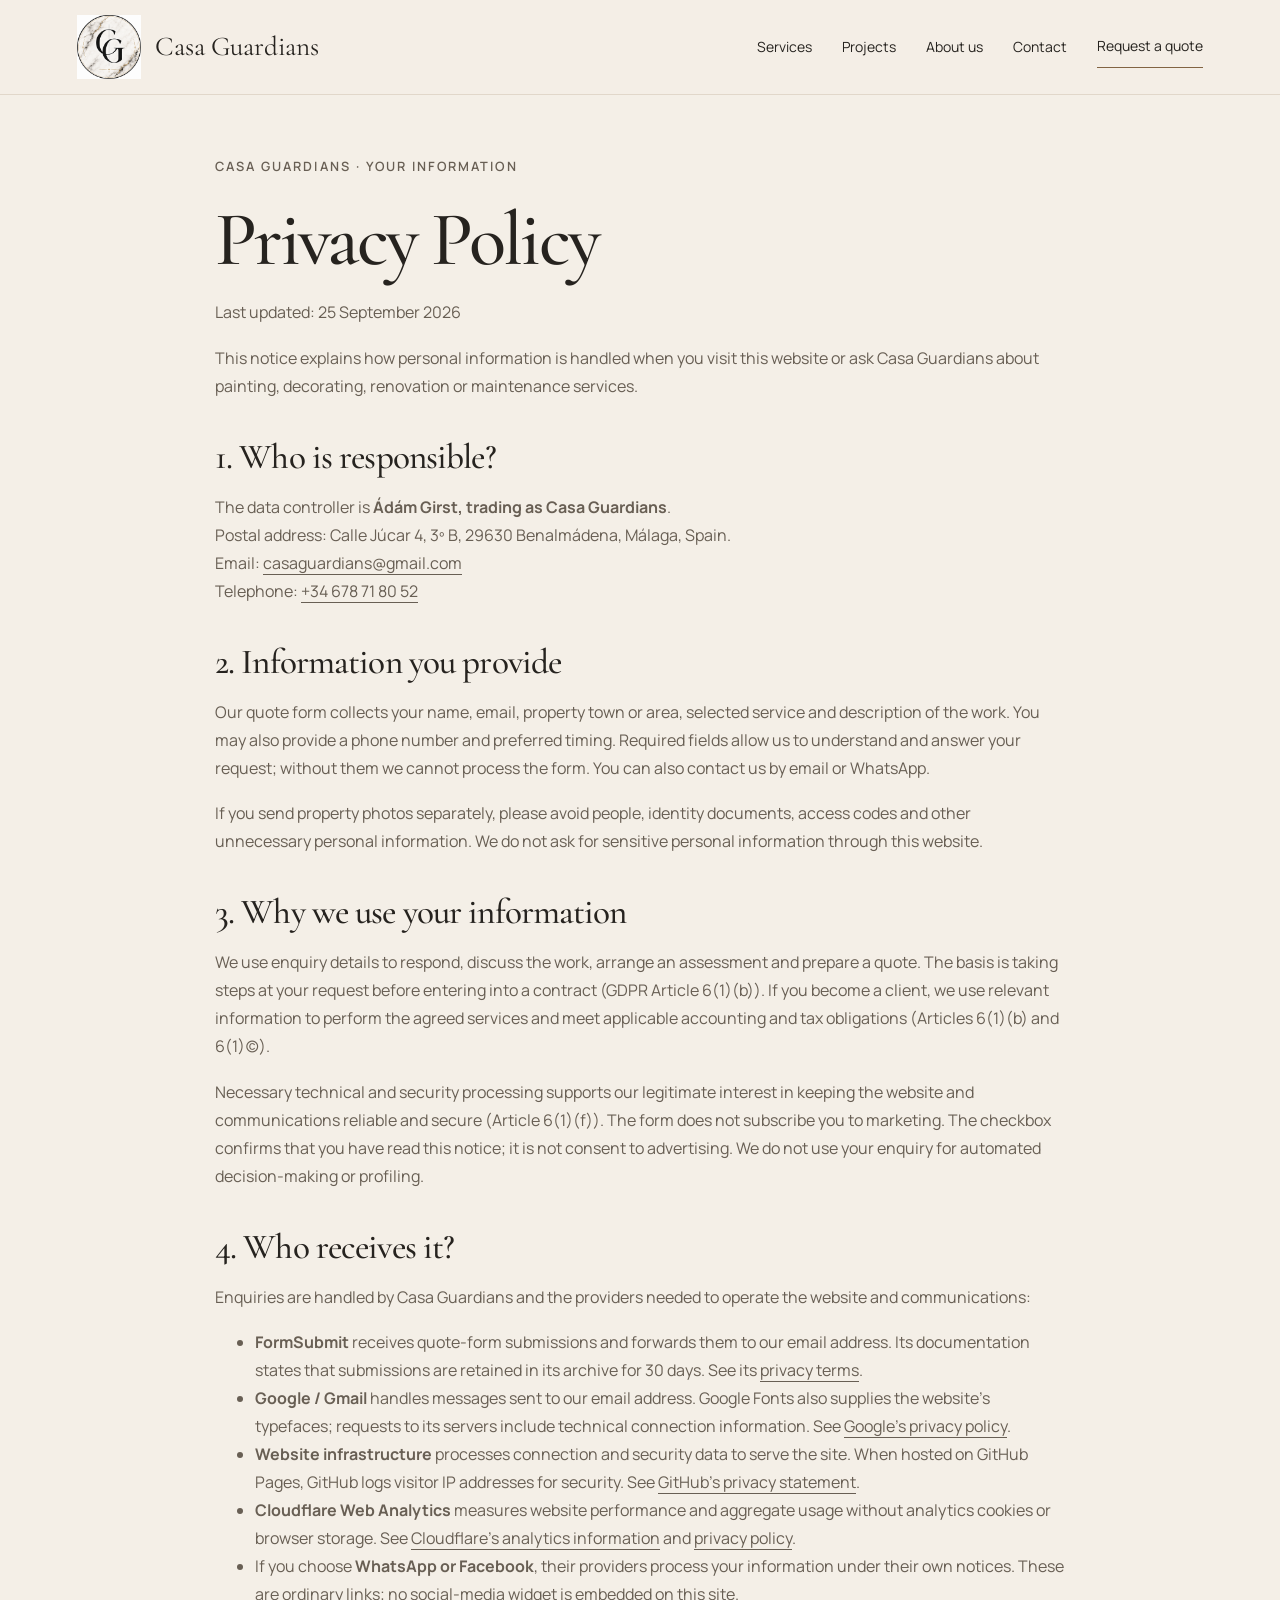
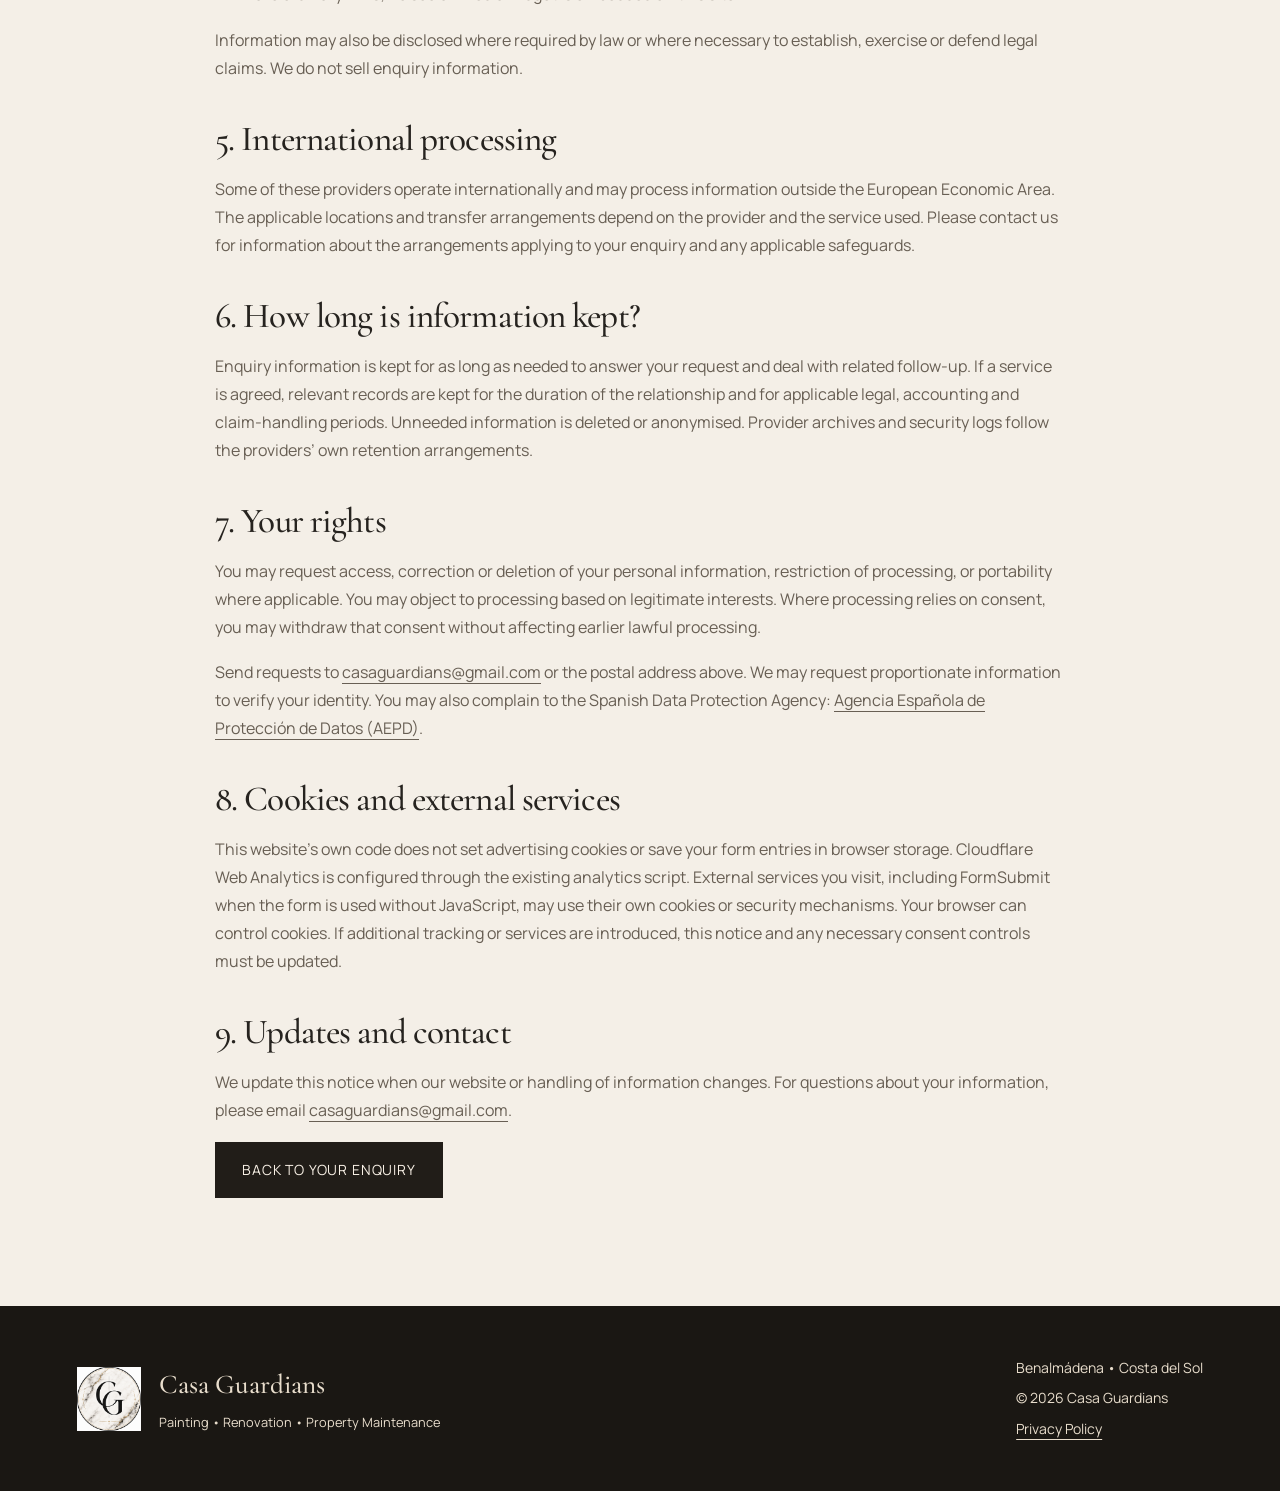
<file: privacy.html>
<!DOCTYPE html>
<html lang="en">
<head>
  <meta charset="UTF-8" />
  <meta name="viewport" content="width=device-width, initial-scale=1.0" />
  <meta name="description" content="Casa Guardians — professional painting, decorative finishes, renovation and property maintenance across the Costa del Sol." />
  <meta name="theme-color" content="#f4efe7" />
  <link rel="canonical" href="https://casaguardians.com/privacy.html" />
  <link rel="icon" href="logo.png" />
  <title>Privacy Policy | Casa Guardians</title>
  <link rel="preconnect" href="https://fonts.googleapis.com">
  <link rel="preconnect" href="https://fonts.gstatic.com" crossorigin>
  <link href="https://fonts.googleapis.com/css2?family=Cormorant+Garamond:ital,wght@0,400;0,500;0,600;1,400;1,500&family=Manrope:wght@400;500;600;700&display=swap" rel="stylesheet">
  <link rel="stylesheet" href="casa-a231b51b8e.css" />
</head>
<body><a class="skip-link" href="#main">Skip to content</a>  <header class="site-header">
    <div class="container nav-wrap">
      <a class="brand" href="index.html#home" aria-label="Casa Guardians home">
        <img src="logo.png" alt="Casa Guardians logo" class="brand-logo" />
        <span class="brand-name">Casa Guardians</span>
      </a>

      <button class="menu-toggle" aria-label="Open menu" aria-expanded="false" aria-controls="primary-nav">
        <span></span><span></span><span></span>
      </button>

      <nav id="primary-nav" class="nav" aria-label="Primary navigation">
        <a href="index.html#services">Services</a>
        <a href="index.html#projects">Projects</a>
        <a href="index.html#about">About us</a>
        <a href="index.html#contact">Contact</a>
        <a class="nav-cta" href="index.html#contact">Request a quote</a>
      </nav>
    </div>
  </header>

<main id="main" class="legal-main"><article class="container legal-content">
<p class="section-kicker">CASA GUARDIANS · YOUR INFORMATION</p><h1>Privacy Policy</h1><p>Last updated: 25 September 2026</p>
<p>This notice explains how personal information is handled when you visit this website or ask Casa Guardians about painting, decorating, renovation or maintenance services.</p>
<h2>1. Who is responsible?</h2>
<p>The data controller is <strong>Ádám Girst, trading as Casa Guardians</strong>.<br>Postal address: Calle Júcar 4, 3º B, 29630 Benalmádena, Málaga, Spain.<br>Email: <a href="mailto:casaguardians@gmail.com">casaguardians@gmail.com</a><br>Telephone: <a href="tel:+34678718052">+34 678 71 80 52</a></p>
<h2>2. Information you provide</h2>
<p>Our quote form collects your name, email, property town or area, selected service and description of the work. You may also provide a phone number and preferred timing. Required fields allow us to understand and answer your request; without them we cannot process the form. You can also contact us by email or WhatsApp.</p>
<p>If you send property photos separately, please avoid people, identity documents, access codes and other unnecessary personal information. We do not ask for sensitive personal information through this website.</p>
<h2>3. Why we use your information</h2>
<p>We use enquiry details to respond, discuss the work, arrange an assessment and prepare a quote. The basis is taking steps at your request before entering into a contract (GDPR Article 6(1)(b)). If you become a client, we use relevant information to perform the agreed services and meet applicable accounting and tax obligations (Articles 6(1)(b) and 6(1)(c)).</p>
<p>Necessary technical and security processing supports our legitimate interest in keeping the website and communications reliable and secure (Article 6(1)(f)). The form does not subscribe you to marketing. The checkbox confirms that you have read this notice; it is not consent to advertising. We do not use your enquiry for automated decision-making or profiling.</p>
<h2>4. Who receives it?</h2>
<p>Enquiries are handled by Casa Guardians and the providers needed to operate the website and communications:</p>
<ul><li><strong>FormSubmit</strong> receives quote-form submissions and forwards them to our email address. Its documentation states that submissions are retained in its archive for 30 days. See its <a href="https://formsubmit.co/privacy.pdf">privacy terms</a>.</li>
<li><strong>Google / Gmail</strong> handles messages sent to our email address. Google Fonts also supplies the website’s typefaces; requests to its servers include technical connection information. See <a href="https://policies.google.com/privacy">Google’s privacy policy</a>.</li>
<li><strong>Website infrastructure</strong> processes connection and security data to serve the site. When hosted on GitHub Pages, GitHub logs visitor IP addresses for security. See <a href="https://docs.github.com/en/site-policy/privacy-policies/github-general-privacy-statement">GitHub’s privacy statement</a>.</li>
<li><strong>Cloudflare Web Analytics</strong> measures website performance and aggregate usage without analytics cookies or browser storage. See <a href="https://developers.cloudflare.com/web-analytics/">Cloudflare’s analytics information</a> and <a href="https://www.cloudflare.com/privacypolicy/">privacy policy</a>.</li>
<li>If you choose <strong>WhatsApp or Facebook</strong>, their providers process your information under their own notices. These are ordinary links; no social-media widget is embedded on this site.</li></ul>
<p>Information may also be disclosed where required by law or where necessary to establish, exercise or defend legal claims. We do not sell enquiry information.</p>
<h2>5. International processing</h2>
<p>Some of these providers operate internationally and may process information outside the European Economic Area. The applicable locations and transfer arrangements depend on the provider and the service used. Please contact us for information about the arrangements applying to your enquiry and any applicable safeguards.</p>
<h2>6. How long is information kept?</h2>
<p>Enquiry information is kept for as long as needed to answer your request and deal with related follow-up. If a service is agreed, relevant records are kept for the duration of the relationship and for applicable legal, accounting and claim-handling periods. Unneeded information is deleted or anonymised. Provider archives and security logs follow the providers’ own retention arrangements.</p>
<h2>7. Your rights</h2>
<p>You may request access, correction or deletion of your personal information, restriction of processing, or portability where applicable. You may object to processing based on legitimate interests. Where processing relies on consent, you may withdraw that consent without affecting earlier lawful processing.</p>
<p>Send requests to <a href="mailto:casaguardians@gmail.com">casaguardians@gmail.com</a> or the postal address above. We may request proportionate information to verify your identity. You may also complain to the Spanish Data Protection Agency: <a href="https://www.aepd.es/">Agencia Española de Protección de Datos (AEPD)</a>.</p>
<h2>8. Cookies and external services</h2>
<p>This website’s own code does not set advertising cookies or save your form entries in browser storage. Cloudflare Web Analytics is configured through the existing analytics script. External services you visit, including FormSubmit when the form is used without JavaScript, may use their own cookies or security mechanisms. Your browser can control cookies. If additional tracking or services are introduced, this notice and any necessary consent controls must be updated.</p>
<h2>9. Updates and contact</h2><p>We update this notice when our website or handling of information changes. For questions about your information, please email <a href="mailto:casaguardians@gmail.com">casaguardians@gmail.com</a>.</p>
<p><a class="button primary" href="index.html#contact">Back to your enquiry</a></p>
</article></main>  <footer>
    <div class="container footer-wrap">
      <div class="footer-brand">
        <img loading="lazy" src="logo.png" alt="" aria-hidden="true" />
        <div>
          <strong>Casa Guardians</strong>
          <p>Painting • Renovation • Property Maintenance</p>
        </div>
      </div>
      <div class="footer-meta">
        <span>Benalmádena • Costa del Sol</span>
        <span>© 2026 Casa Guardians</span>
        <a href="privacy.html">Privacy Policy</a>
      </div>
    </div>
  </footer>

<script src="casa-0c574dfb79.js"></script></body></html>
</file>
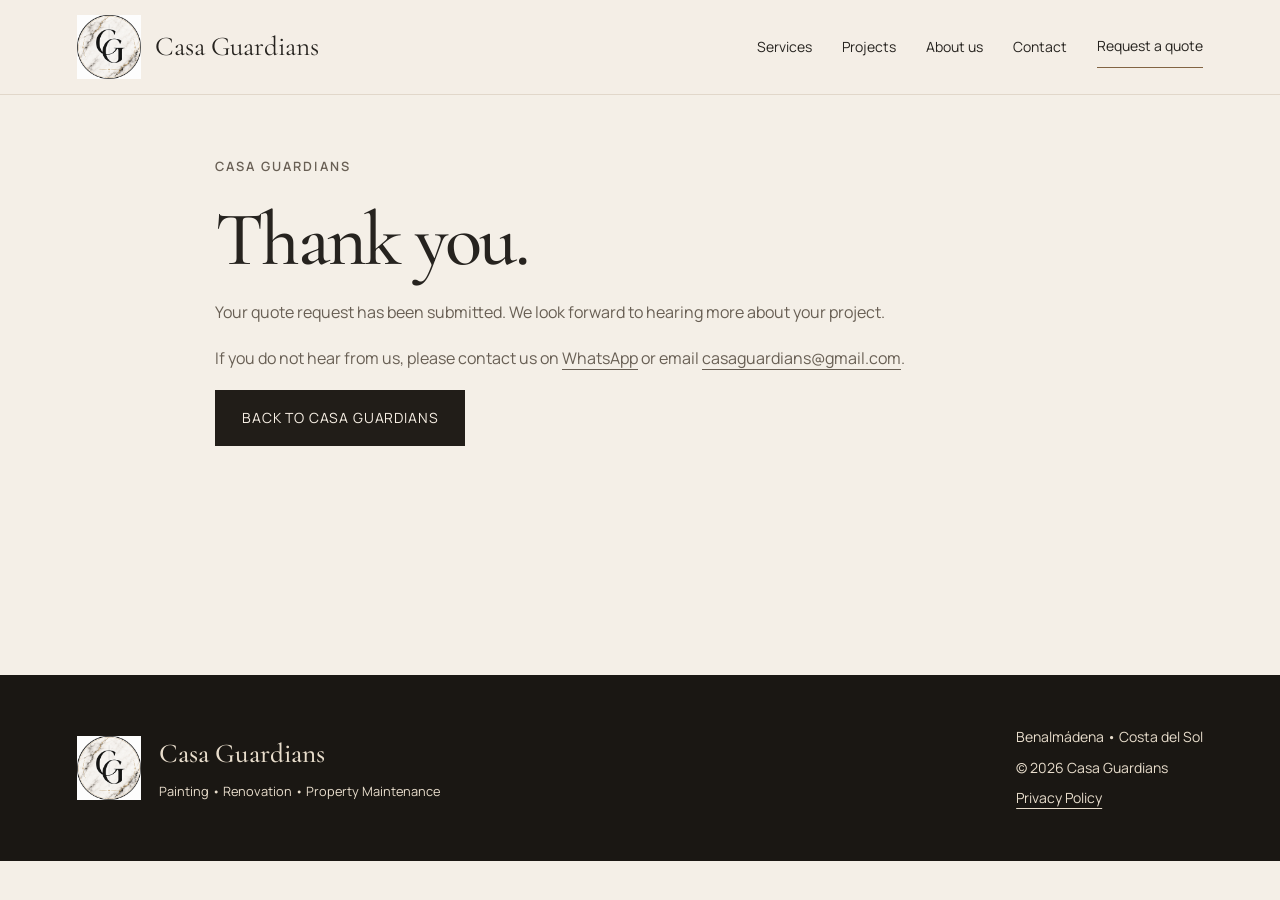
<file: thank-you.html>
<!DOCTYPE html>
<html lang="en">
<head>
  <meta charset="UTF-8" />
  <meta name="viewport" content="width=device-width, initial-scale=1.0" />
  <meta name="description" content="Casa Guardians — professional painting, decorative finishes, renovation and property maintenance across the Costa del Sol." />
  <meta name="theme-color" content="#f4efe7" />
  <link rel="canonical" href="https://casaguardians.com/thank-you.html" />
  <link rel="icon" href="logo.png" />
  <title>Thank you | Casa Guardians</title>
  <link rel="preconnect" href="https://fonts.googleapis.com">
  <link rel="preconnect" href="https://fonts.gstatic.com" crossorigin>
  <link href="https://fonts.googleapis.com/css2?family=Cormorant+Garamond:ital,wght@0,400;0,500;0,600;1,400;1,500&family=Manrope:wght@400;500;600;700&display=swap" rel="stylesheet">
  <link rel="stylesheet" href="casa-a231b51b8e.css" />
<meta name="robots" content="noindex"></head>
<body>  <header class="site-header">
    <div class="container nav-wrap">
      <a class="brand" href="index.html#home" aria-label="Casa Guardians home">
        <img src="logo.png" alt="Casa Guardians logo" class="brand-logo" />
        <span class="brand-name">Casa Guardians</span>
      </a>

      <button class="menu-toggle" aria-label="Open menu" aria-expanded="false" aria-controls="primary-nav">
        <span></span><span></span><span></span>
      </button>

      <nav id="primary-nav" class="nav" aria-label="Primary navigation">
        <a href="index.html#services">Services</a>
        <a href="index.html#projects">Projects</a>
        <a href="index.html#about">About us</a>
        <a href="index.html#contact">Contact</a>
        <a class="nav-cta" href="index.html#contact">Request a quote</a>
      </nav>
    </div>
  </header>

<main id="main" class="legal-main thank-you"><div class="container legal-content"><p class="section-kicker">CASA GUARDIANS</p><h1>Thank you.</h1><p>Your quote request has been submitted. We look forward to hearing more about your project.</p><p>If you do not hear from us, please contact us on <a href="https://wa.me/34678718052">WhatsApp</a> or email <a href="mailto:casaguardians@gmail.com">casaguardians@gmail.com</a>.</p><a class="button primary" href="index.html">Back to Casa Guardians</a></div></main>  <footer>
    <div class="container footer-wrap">
      <div class="footer-brand">
        <img loading="lazy" src="logo.png" alt="" aria-hidden="true" />
        <div>
          <strong>Casa Guardians</strong>
          <p>Painting • Renovation • Property Maintenance</p>
        </div>
      </div>
      <div class="footer-meta">
        <span>Benalmádena • Costa del Sol</span>
        <span>© 2026 Casa Guardians</span>
        <a href="privacy.html">Privacy Policy</a>
      </div>
    </div>
  </footer>

<script src="casa-0c574dfb79.js"></script></body></html>
</file>
<file: casa-a231b51b8e.css>
:root{--bg:#f4efe7;--paper:#faf7f1;--ink:#26231f;--muted:#685f54;--gold:#826443;--line:#cfc3b3;--dark:#211d18}*{box-sizing:border-box}html{scroll-behavior:smooth;scroll-padding-top:110px}body{margin:0;background:var(--bg);color:var(--ink);font-family:Manrope,Arial,sans-serif;line-height:1.75;font-size:16px;-webkit-font-smoothing:antialiased}img{display:block;max-width:100%}a{color:inherit;text-underline-offset:5px}h1,h2,h3,.form-heading{font-family:'Cormorant Garamond',Georgia,serif;font-weight:500;line-height:1.06;margin:0}h1{font-size:clamp(5rem,8.7vw,8.5rem);letter-spacing:-.035em}h2{font-size:clamp(2.7rem,4.8vw,4.8rem);letter-spacing:-.025em}h3{font-size:2rem}h1 em,h2 em{font-weight:400}p{margin:1.1rem 0}.container{width:min(1320px,88%);margin-inline:auto}.section{padding:110px 0}.eyebrow,.section-kicker,.project-type,.role{font-size:.8rem;letter-spacing:.16em;text-transform:uppercase;font-weight:600;color:var(--gold);margin:0 0 22px}.site-header{position:absolute;inset:0 0 auto;z-index:20;background:rgba(244,239,231,.96);border-bottom:1px solid #e1d7ca}.nav-wrap{min-height:94px;display:flex;align-items:center;justify-content:space-between;gap:25px}.brand{display:flex;align-items:center;gap:14px;text-decoration:none}.brand-logo{width:64px;height:64px;object-fit:contain}.brand-name{font-family:'Cormorant Garamond',Georgia,serif;font-size:1.7rem;white-space:nowrap}.nav{display:flex;align-items:center;gap:30px}.nav a{font-size:.875rem;text-decoration:none}.nav a:hover{text-decoration:underline}.nav-cta{border-bottom:1px solid var(--gold);padding:8px 0}.menu-toggle{display:none;width:46px;height:46px;border:1px solid var(--line);background:transparent;padding:10px;cursor:pointer}.menu-toggle span{display:block;height:1px;background:var(--ink);margin:6px 0}.hero{min-height:850px;min-height:100svh;position:relative;display:flex;align-items:flex-end;color:#fff;padding-top:94px}.hero-background,.hero-shade{position:absolute;inset:0;width:100%;height:100%;object-fit:cover;object-position:center}.hero-shade{background:linear-gradient(90deg,rgba(17,19,21,.65),rgba(20,20,18,.22) 73%),linear-gradient(0deg,rgba(13,16,20,.35),transparent 70%)}.hero-content{position:relative;padding:105px 0 65px}.hero .eyebrow{color:#f1e1c6}.hero-text{font-size:1.1rem;max-width:590px;margin:26px 0;line-height:1.8}.hero-actions{display:flex;gap:16px;flex-wrap:wrap;margin:30px 0}.button{display:inline-flex;align-items:center;justify-content:center;gap:26px;min-height:54px;padding:15px 26px;border:1px solid transparent;font-family:inherit;font-size:.875rem;letter-spacing:.06em;text-transform:uppercase;text-decoration:none;cursor:pointer;transition:background .2s,color .2s}.primary{background:var(--dark);color:#f8f0e5}.primary:hover{background:#46392b}.light-btn{background:var(--bg);color:var(--ink)}.light-btn:hover{background:#fff}.hero-outline{border-color:#d7cec2;color:#fff}.hero-outline:hover{background:#f4efe7;color:var(--ink)}.hero-footnote{font-size:.8rem;letter-spacing:.18em;color:#e7ded3;margin:38px 0 0}.credentials{background:#eae0d2}.credentials-inner{display:flex;justify-content:space-between;gap:24px;padding-block:25px;font-size:.875rem}.credentials strong{font-weight:600}.statement{padding:110px 0;background:var(--bg)}.statement-grid{max-width:940px;text-align:center}.statement h2{font-size:clamp(2.6rem,4.2vw,4.25rem)}.statement-copy{max-width:720px;margin:28px auto 0;color:var(--muted);font-size:1.1rem}.services{background:var(--dark);color:var(--bg)}.section-heading{display:flex;justify-content:space-between;align-items:flex-end;gap:45px;margin-bottom:48px}.section-heading>p{max-width:380px;color:var(--muted);margin:0}.services .section-kicker,.services .service-no{color:#d9bc95}.services .section-heading>p,.services .service-card p{color:#d3c9bd}.service-grid{display:grid;grid-template-columns:repeat(3,minmax(0,1fr));gap:42px}.service-card{border-top:1px solid #756b5d;padding-top:28px}.service-no{font-size:.875rem}.service-card h3{margin-top:35px;max-width:270px}.service-card p{margin-bottom:0}.feature-section{background:#eee5d8}.feature-grid{display:grid;grid-template-columns:1fr 1fr;gap:7vw;align-items:center}.feature-media img{width:100%;aspect-ratio:4/5;object-fit:cover}.feature-copy p:not(.section-kicker){color:var(--muted);margin:26px 0}.text-link{text-decoration:none;border-bottom:1px solid var(--gold);font-size:.875rem;line-height:2}.projects{background:var(--paper)}.projects-grid{display:grid;grid-template-columns:repeat(2,minmax(0,1fr));gap:64px 40px}.project-card{min-width:0}.project-image{overflow:hidden;background:#e9e1d6}.project-image>img{width:100%;height:390px;object-fit:cover}.project-content{padding-top:24px}.project-content h3{max-width:600px}.project-type{margin-bottom:12px}.project-content>p:last-child{color:var(--muted);max-width:640px}.project-large,.project-wide{grid-column:1/-1}.project-large{display:grid;grid-template-columns:1.3fr 1fr;gap:50px;align-items:center}.project-large .project-image>img{height:530px}.project-large .project-content{padding:0}.split-image,.before-after{display:grid;grid-template-columns:1fr 1fr;gap:8px}.split-image>img{width:100%;height:390px;object-fit:cover}.before-after figure{position:relative;margin:0;min-width:0}.before-after img{width:100%;height:390px;object-fit:cover}.before-after figcaption{position:absolute;bottom:15px;left:15px;background:#f4efe7;padding:5px 14px;font-size:.875rem}.project-wide .before-after img{height:450px}.project-wide .project-content{max-width:820px}.about{background:#eee5d8}.about-intro{display:grid;grid-template-columns:1fr 1fr;gap:7vw;margin-bottom:60px;align-items:start}.about-copy p:first-child{margin-top:0}.about-copy{color:var(--muted)}.team-grid{display:grid;grid-template-columns:1fr 1fr;gap:48px}.team-card{display:grid;grid-template-columns:.8fr 1fr;gap:30px;align-items:center}.team-photo img{width:100%;height:340px;object-fit:cover;object-position:center top}.team-info p{font-size:.94rem;color:var(--muted)}.team-info .role{font-size:.75rem;color:var(--gold);margin:0 0 12px}.contact-section{background:#f4efe7}.contact-grid{display:grid;grid-template-columns:.9fr 1.1fr;gap:7vw;align-items:start}.contact-copy>p:not(.section-kicker){color:var(--muted);max-width:440px}.contact-copy .button{margin-top:16px}.contact-details{display:grid;gap:10px;margin-top:30px;font-size:.94rem}.contact-details a{text-decoration:none;overflow-wrap:anywhere}.quote-form{display:grid;gap:23px;padding:38px;background:#ede3d5;border:1px solid #d9cbbb}.form-heading{font-size:2.4rem;margin:0}.form-intro{font-size:.875rem;color:var(--muted);margin:0}.form-row{display:grid;grid-template-columns:1fr 1fr;gap:22px}.quote-form label{display:block;font-size:.875rem;font-weight:500}.quote-form :is(input:not([type=checkbox]),select,textarea){display:block;width:100%;min-width:0;border:0;border-bottom:1px solid #9a8973;background:transparent;font:inherit;font-size:1rem;color:var(--ink);padding:12px 0;margin-top:5px;border-radius:0}.quote-form textarea{resize:vertical;min-height:110px}.quote-form select{min-height:51px}.quote-form input::placeholder,.quote-form textarea::placeholder{color:#716455;opacity:1}.quote-form .checkbox-label{display:flex;align-items:flex-start;gap:12px;font-weight:400}.checkbox-label input{width:18px;height:18px;flex-shrink:0;margin-top:4px;accent-color:var(--dark)}.privacy-summary{font-size:.8rem;line-height:1.7;color:#5f5549;margin:0}.quote-form .honeypot{display:none!important}.form-status{margin:0;font-size:.875rem}.form-status:empty{display:none}.button:disabled{opacity:.65;cursor:wait}.form-status.error{color:#8a2020}.form-status.success{color:#244a34}footer{background:#1a1713;color:#e8ddcc;padding:50px 0}.footer-wrap{display:flex;justify-content:space-between;gap:36px;align-items:center}.footer-brand{display:flex;gap:18px;align-items:center}.footer-brand img{width:64px;height:64px;object-fit:contain}.footer-brand strong{font-family:'Cormorant Garamond',Georgia,serif;font-size:1.7rem;font-weight:500}.footer-brand p{font-size:.8rem;margin:3px 0}.footer-meta{display:grid;gap:6px;font-size:.875rem}a:focus-visible,button:focus-visible,input:focus-visible,textarea:focus-visible,select:focus-visible{outline:3px solid #ae8553;outline-offset:5px}.skip-link{position:fixed;left:20px;top:-100px;padding:12px 20px;background:white;color:black;z-index:100}.skip-link:focus{top:12px}.reveal{opacity:1;transform:none}.legal-main{padding:155px 0 90px}.legal-content{max-width:850px}.legal-content h1{font-size:clamp(3.5rem,6vw,5rem)}.legal-content h2{font-size:2.2rem;margin-top:38px}.legal-content p,.legal-content li{color:var(--muted)}.draft-note{padding:20px;border:1px solid #b89365;background:#eee1ce}.legal-content a{overflow-wrap:anywhere}.thank-you{min-height:75vh}
@media(min-width:1700px){.hero-content{padding-bottom:100px}}
@media(max-width:1100px){.nav{gap:18px}.team-card{grid-template-columns:1fr}.team-photo img{height:420px}.contact-grid{gap:40px}.quote-form{padding:28px}.project-large{gap:35px}.brand-name{font-size:1.4rem}}
@media(max-width:850px){.menu-toggle{display:block}.nav{display:none;position:absolute;left:0;right:0;top:94px;background:var(--bg);padding:25px 6%;flex-direction:column;align-items:flex-start;box-shadow:0 12px 20px #0001}.nav.open{display:flex}.section{padding:80px 0}.statement{padding:80px 0}.feature-grid,.contact-grid,.about-intro{grid-template-columns:1fr;gap:42px}.feature-media img{max-height:580px;aspect-ratio:1.1;object-position:center}.feature-copy{max-width:650px}.section-heading{align-items:flex-start;flex-direction:column;gap:22px}.service-grid{gap:24px}.service-card h3{font-size:1.75rem}.project-large{display:block}.project-large .project-content{padding-top:24px}.project-large .project-image>img{height:460px}.project-image>img,.split-image>img,.before-after img{height:320px}.team-grid{gap:30px}.quote-form{padding:35px}.contact-copy>p:not(.section-kicker){max-width:640px}.footer-wrap{align-items:flex-start}}
@media(max-width:560px){.container{width:88%}.nav-wrap{min-height:78px}.brand-logo{width:48px;height:48px}.brand-name{font-size:1.35rem}.nav{top:78px}.hero{padding-top:78px;min-height:820px;min-height:100svh}.hero-background{object-position:65% center}.hero-shade{background:linear-gradient(90deg,#11131899,#14141244),linear-gradient(0deg,#0d101466,transparent)}.hero-content{padding:100px 0 42px}h1{font-size:clamp(4.2rem,17vw,6rem)}.hero .eyebrow{font-size:.75rem;max-width:290px;line-height:1.8}.hero-text{font-size:1rem}.hero-actions{flex-direction:column;margin:25px 0}.hero-footnote{font-size:.75rem;letter-spacing:.1em;margin-top:28px}.credentials-inner{display:grid;gap:10px;text-align:center;font-size:.875rem}.section{padding:65px 0}.statement{padding:70px 0}.section-kicker{font-size:.75rem}.service-grid,.projects-grid,.team-grid{grid-template-columns:1fr}.service-grid{gap:36px}.service-card h3{font-size:2rem;margin-top:20px;max-width:none}.projects-grid{gap:42px}.project-large,.project-wide{grid-column:auto}.project-large .project-image>img{height:350px}.before-after img,.project-wide .before-after img,.split-image>img{height:300px}.project-image>img{height:360px}.team-photo img{height:auto;aspect-ratio:4/4.5}.team-card{gap:24px}.team-grid{gap:45px}.quote-form{padding:26px 20px;gap:22px}.form-row{grid-template-columns:1fr;gap:22px}.footer-wrap{flex-direction:column}.footer-brand{align-items:flex-start}.footer-brand p{max-width:210px}.footer-meta{gap:10px}.legal-main{padding-top:125px}.contact-copy .button{font-size:.8rem}.button{padding-inline:20px}.form-heading{font-size:2.1rem}}
@media(prefers-reduced-motion:reduce){html{scroll-behavior:auto}*{transition:none!important}}
h1,h2,h3{overflow-wrap:break-word}.brand,.brand-name,.menu-toggle{flex-shrink:0}
@media(max-width:360px){h1{font-size:3.65rem}.brand-name{font-size:1.12rem}.brand{gap:8px}.nav-wrap{gap:12px}.brand-logo{width:42px;height:42px}.quote-form{padding-inline:16px}}

/* Clear commitments immediately below the hero. */
.promise-section .credentials-inner{display:grid;grid-template-columns:repeat(3,minmax(0,1fr));gap:38px;padding-block:42px;text-align:left}
.promise-section strong{display:block;font-family:'Cormorant Garamond',Georgia,serif;font-size:1.8rem;line-height:1.15;font-weight:500}
.promise-section p{font-size:.94rem;line-height:1.7;color:var(--muted);margin:14px 0 0}
.promise-section .credentials-inner>div+div{border-left:1px solid #cbbba6;padding-left:32px}
@media(max-width:850px){.promise-section .credentials-inner{grid-template-columns:1fr;gap:24px;padding-block:32px}.promise-section .credentials-inner>div+div{border-left:0;border-top:1px solid #cbbba6;padding-left:0;padding-top:24px}}


/* 2026-10 gallery + cleaning service update */
.service-grid{grid-template-columns:repeat(4,minmax(0,1fr))}
.more-work{margin-top:90px;padding-top:58px;border-top:1px solid var(--line)}
.more-work .section-kicker{margin-bottom:10px}
.more-work h3{font-size:clamp(2.2rem,3.2vw,3.3rem);margin-bottom:30px}
.work-gallery{display:grid;grid-template-columns:repeat(3,minmax(0,1fr));grid-auto-rows:235px;gap:10px}
.gallery-item{appearance:none;border:0;padding:0;margin:0;background:#e9e1d6;overflow:hidden;cursor:zoom-in;min-width:0}
.gallery-item-tall{grid-row:span 2}
.gallery-item img{width:100%;height:100%;object-fit:cover;transition:transform .35s ease}
.gallery-item:hover img{transform:scale(1.025)}
.gallery-item:focus-visible{outline:3px solid #ae8553;outline-offset:4px}
.gallery-lightbox{width:min(1180px,94vw);max-width:none;padding:0;border:0;background:transparent;overflow:visible}
.gallery-lightbox::backdrop{background:rgba(18,15,12,.88)}
.gallery-lightbox img{display:block;max-width:94vw;max-height:88vh;width:auto;height:auto;margin:auto;box-shadow:0 22px 70px rgba(0,0,0,.28)}
.gallery-lightbox-close{position:absolute;right:0;top:-50px;width:42px;height:42px;border:1px solid rgba(255,255,255,.6);background:rgba(24,21,18,.8);color:#fff;font:300 2rem/1 Arial,sans-serif;cursor:pointer}
@media(max-width:1100px){.service-grid{grid-template-columns:repeat(2,minmax(0,1fr))}.work-gallery{grid-auto-rows:210px}}
@media(max-width:850px){.more-work{margin-top:70px;padding-top:45px}.work-gallery{grid-template-columns:repeat(2,minmax(0,1fr));grid-auto-rows:230px}.gallery-item-tall{grid-row:span 2}}
@media(max-width:560px){.service-grid{grid-template-columns:1fr}.more-work{margin-top:55px;padding-top:38px}.work-gallery{grid-template-columns:1fr;grid-auto-rows:auto;gap:8px}.gallery-item,.gallery-item-tall{grid-row:auto;aspect-ratio:4/3}.gallery-item-tall{aspect-ratio:3/4}.gallery-lightbox-close{top:-46px}}
@media(prefers-reduced-motion:reduce){.gallery-item img{transition:none}.gallery-item:hover img{transform:none}}
</file>
